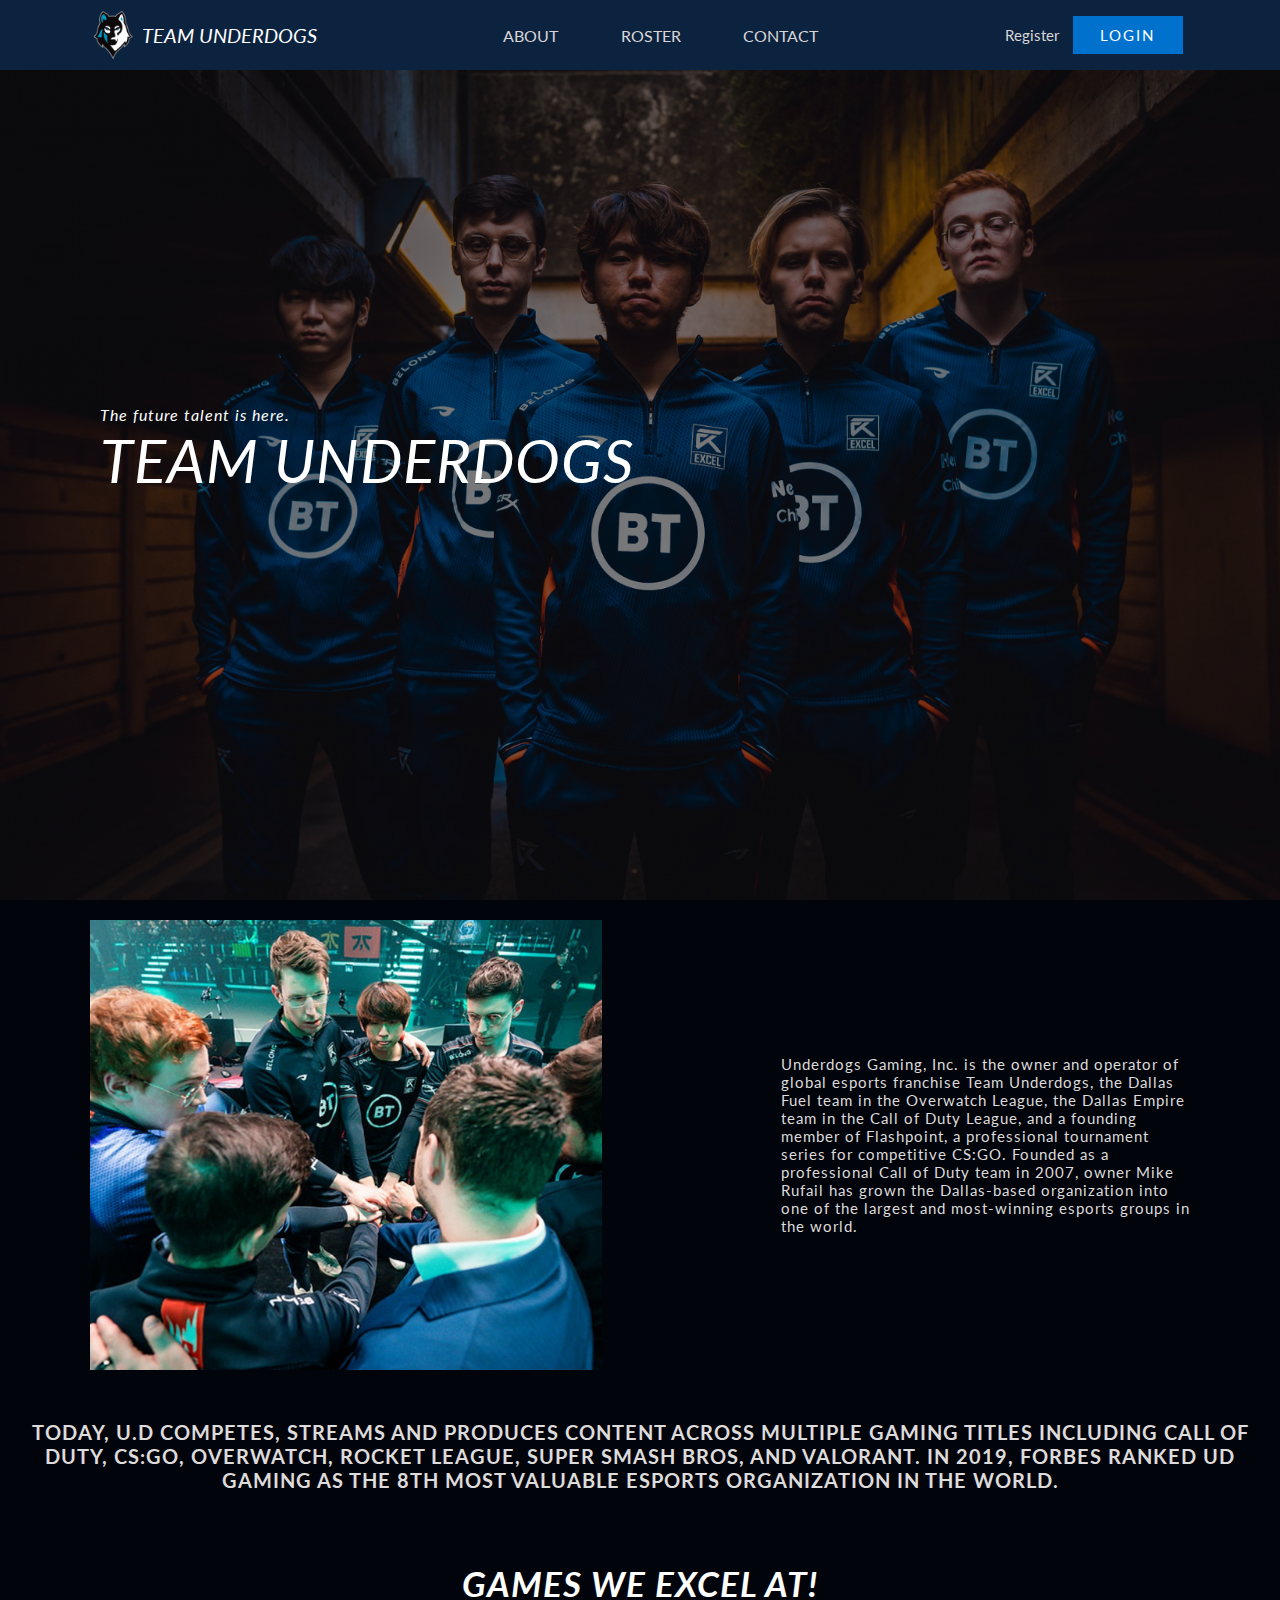
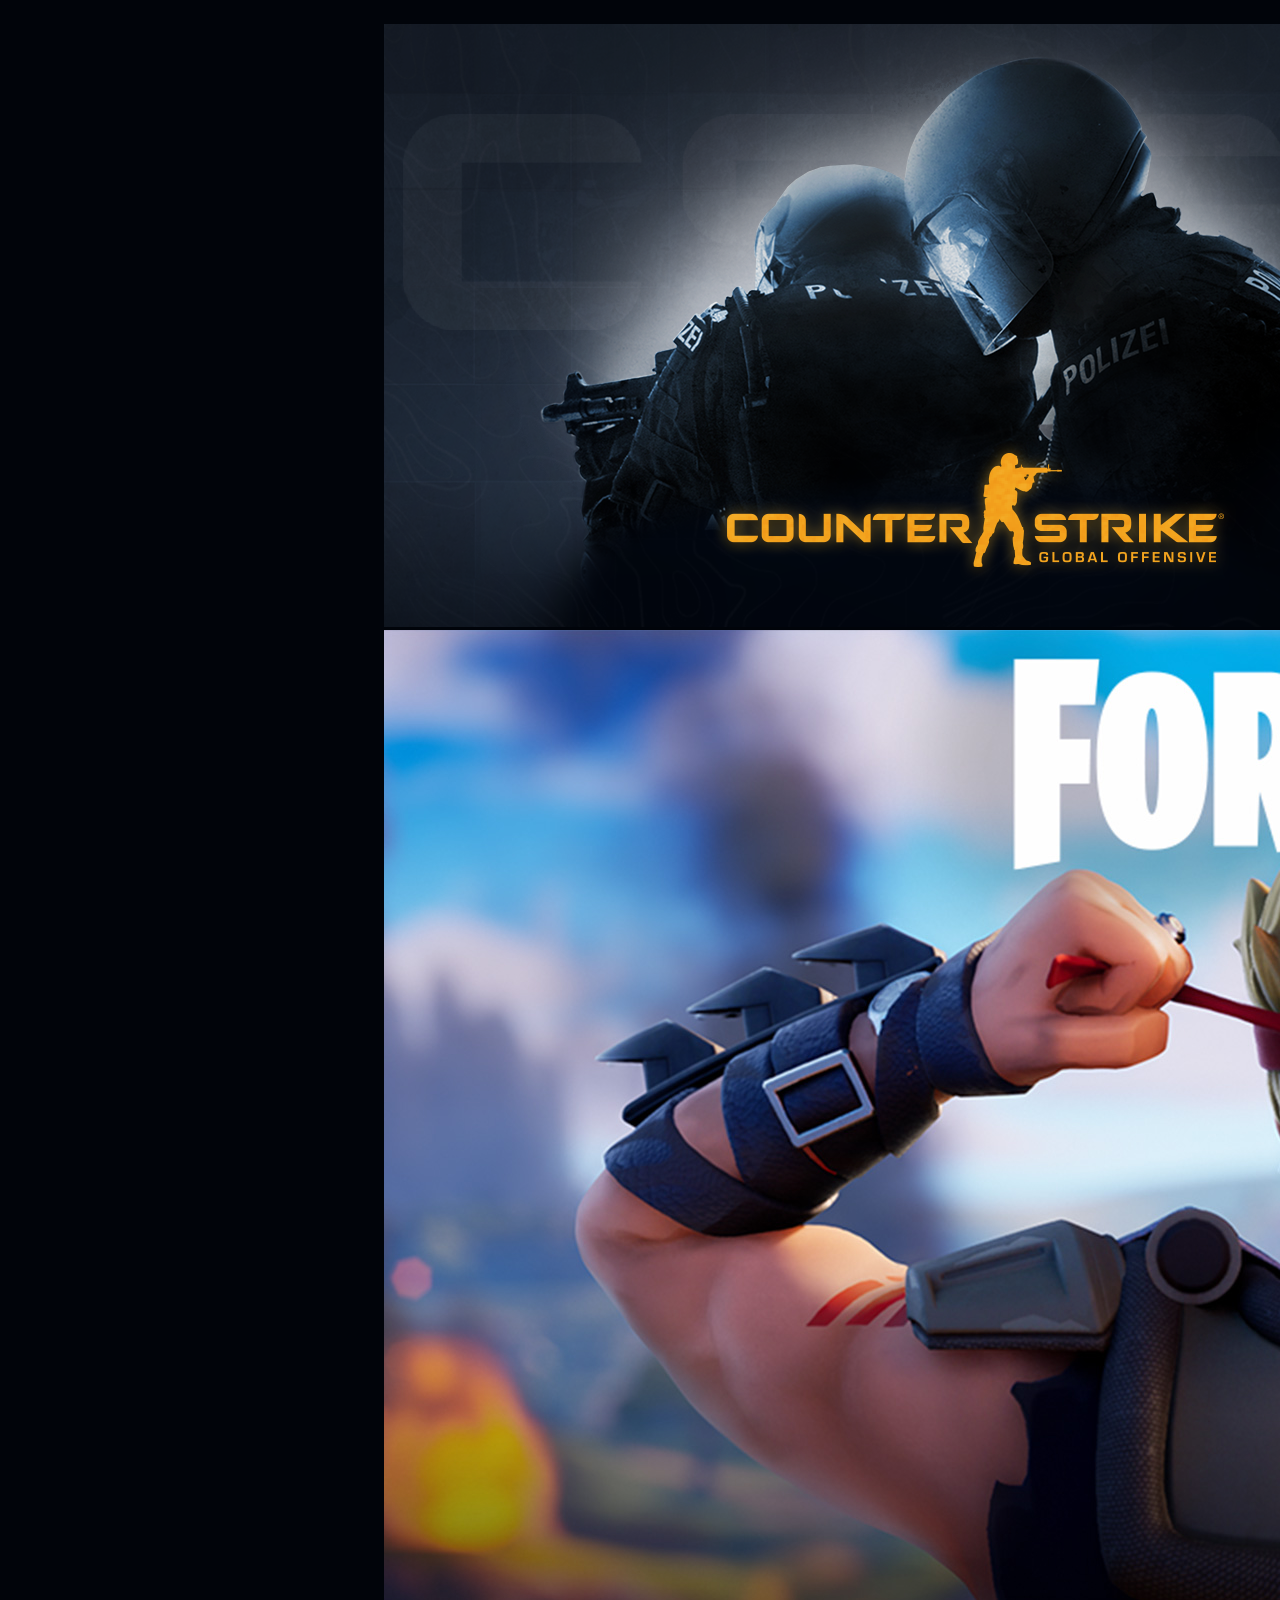
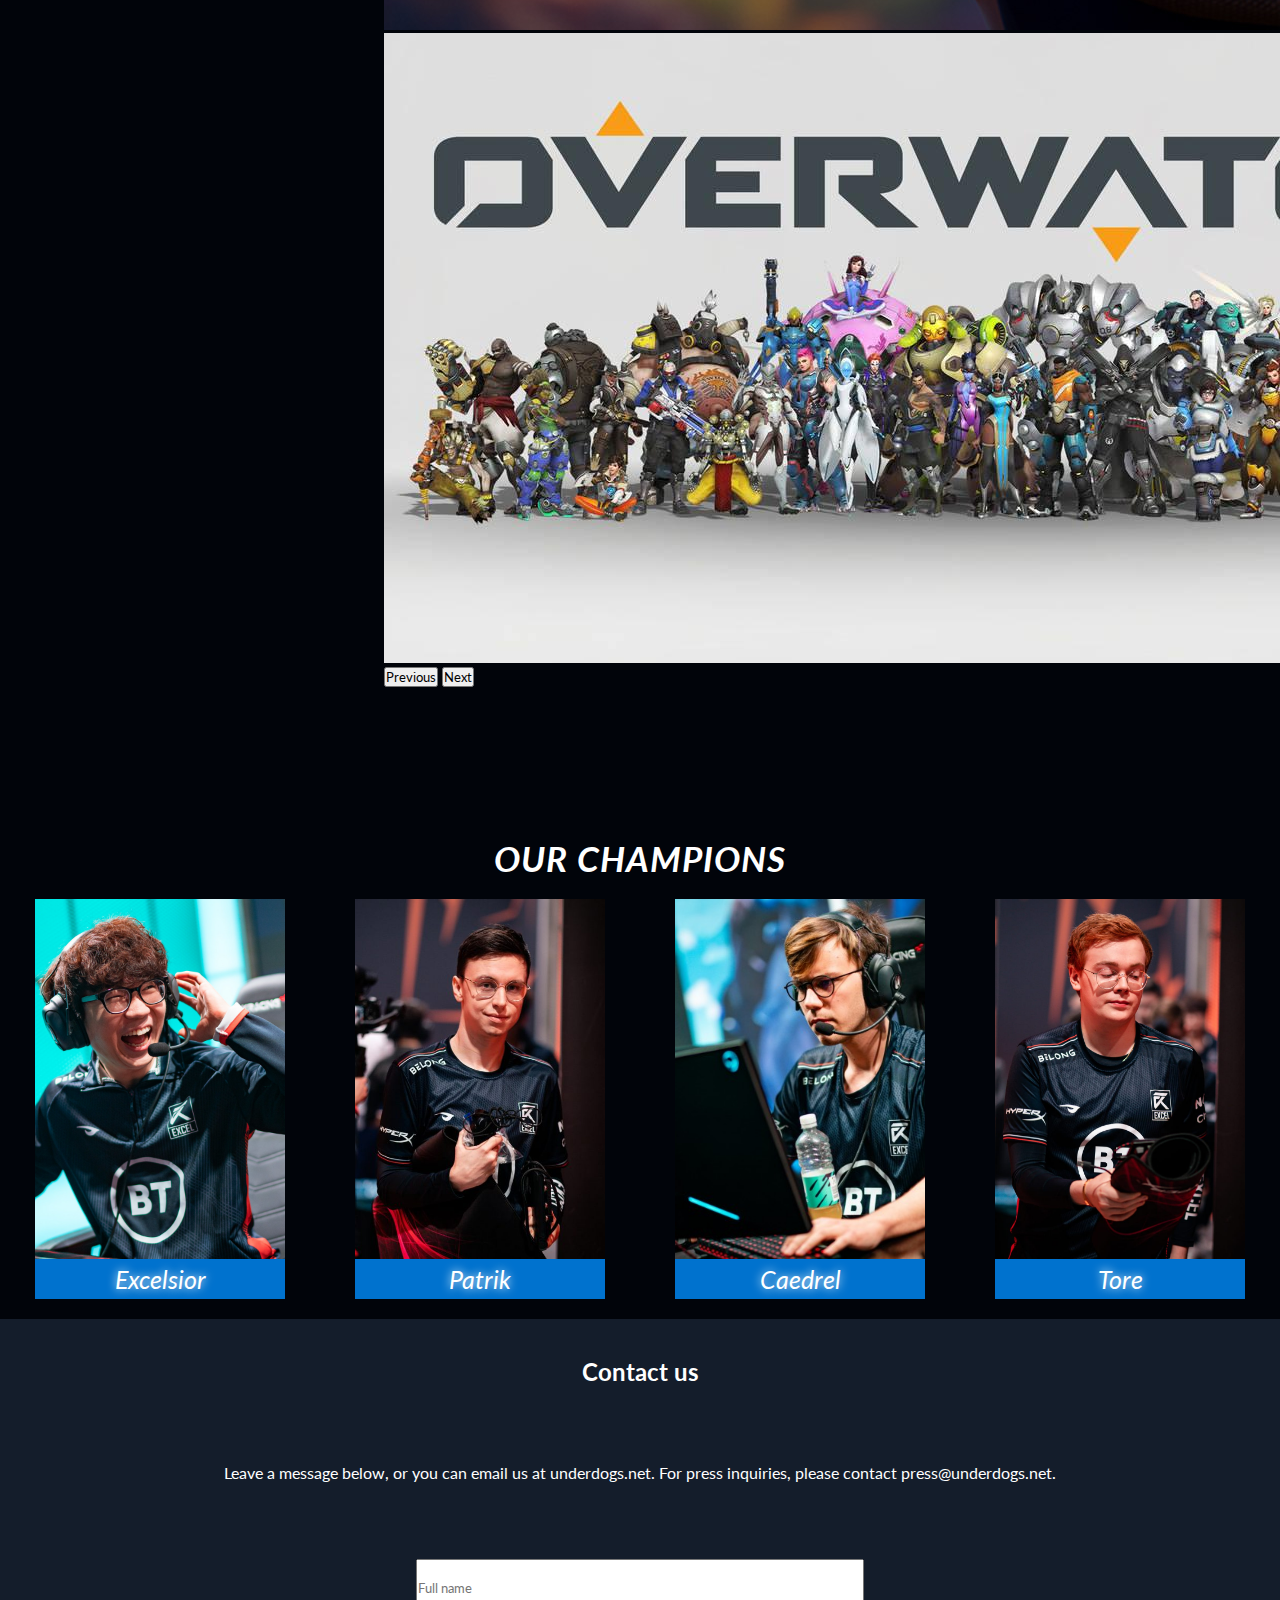
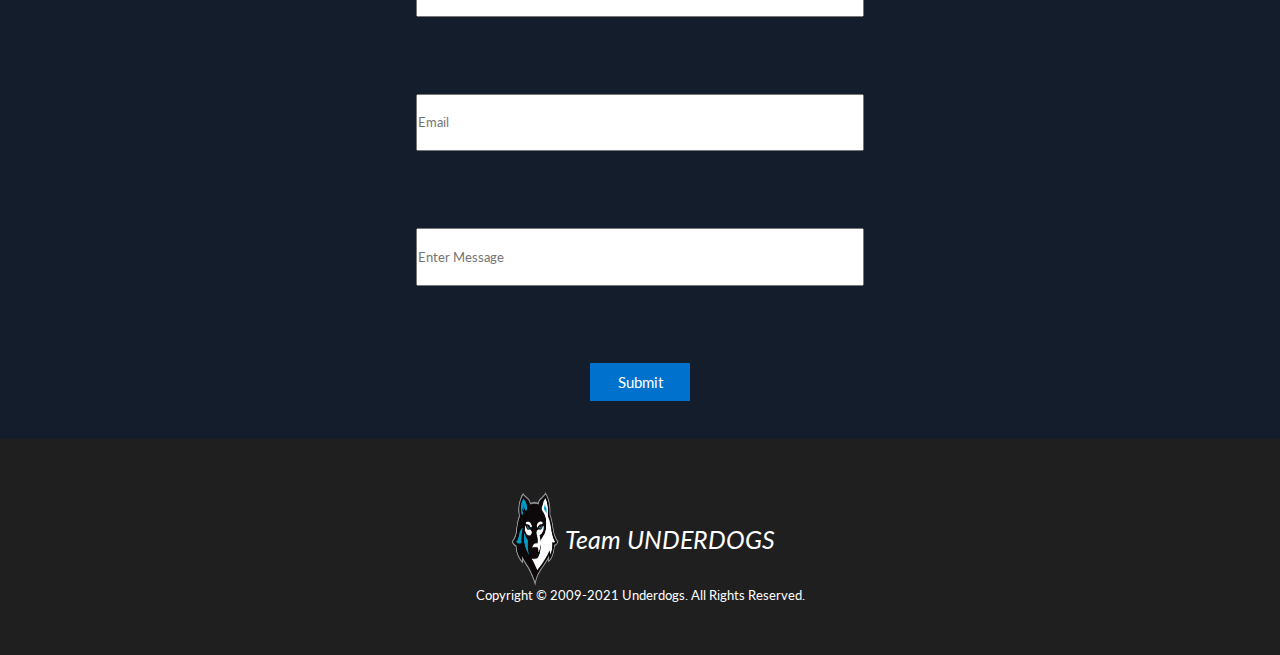
<file: index.html>
<!DOCTYPE html>
<html>
  <head>
    <meta charset='utf-8'>
    <meta http-equiv='X-UA-Compatible' content='IE=edge'>
    <title>Underdogs official site</title>
    <meta name='viewport' content='width=device-width, initial-scale=1'>
    <link href="https://cdn.jsdelivr.net/npm/bootstrap@5.0.1/dist/css/bootstrap.min.css" rel="stylesheet" integrity="sha384-+0n0xVW2eSR5OomGNYDnhzAbDsOXxcvSN1TPprVMTNDbiYZCxYbOOl7+AMvyTG2x" crossorigin="anonymous">
    <link rel='stylesheet' type='text/css' media='screen' href='./index.css'>
    <link href="https://fonts.googleapis.com/icon?family=Material+Icons" rel="stylesheet">
    <link rel="preconnect" href="https://fonts.gstatic.com">
    <link href="http://fonts.googleapis.com/css?family=Lato:400,900italic,700italic&display=swap" rel="stylesheet">
  </head>
  <body>
    <div class='contenedor'>
      <div class='navbar'>
        <div class='logo'>
          <img src="./img/logo.png" alt="logo-de-equipo">
          <a href='#home'>TEAM UNDERDOGS</a>
        </div>
        <button class='hamburger' id='hamburger'>
          <span class="menuIcon material-icons">
            menu
          </span>           
        </button>
        <div class='elementos-nav'>
          <a href="#about">About</a>
          <a href="#roster">Roster</a>
          <a href="#contact">Contact</a>
        </div>
        <div class='registro'>
          <a href="./register.html">Register</a>
          <a href="./login.html">
            <button>Login</button>
          </a>
      </div>
      </div>
      <ul class="hamburger-menu">
        <li><a class="menuLink" href="#home">Home</a></li>
        <li><a class="menuLink" href="#about">About</a></li>
        <li><a class="menuLink" href="#roster">Roster</a></li>
        <li><a class="menuLink" href="#contact">Contact</a></li>
        <li><a class="menuLink" href="./register.html">Register</a></li>
        <li><a class="menuLink" href="./login.html">Login</a></li>
        <button class='hamburger' id='ham'>
          <span class="menuIcon material-icons">
            menu
          </span>           
        </button>
      </ul>
      <div class='portada' id='home'>
        <p class='parrafo-titulo'>The future talent is here.</p>
        <p class='portada-titulo'>TEAM UNDERDOGS</p>
      </div>
      <div class='sombra'></div>
      <div class='seccion-about' id='about'>
        <div class='imagen-about'></div>
        <p>Underdogs Gaming, Inc. is the owner and operator of global esports franchise Team Underdogs, the Dallas Fuel team in the Overwatch League, the Dallas Empire team in the Call of Duty League, and a founding member of Flashpoint, a professional tournament series for competitive CS:GO. Founded as a professional Call of Duty team in 2007, owner Mike Rufail has grown the Dallas-based organization into one of the largest and most-winning esports groups in the world.</p>
        <h2>TODAY, U.D COMPETES, STREAMS AND PRODUCES CONTENT ACROSS MULTIPLE GAMING TITLES INCLUDING CALL OF DUTY, CS:GO, OVERWATCH, ROCKET LEAGUE, SUPER SMASH BROS, AND VALORANT. IN 2019, FORBES RANKED UD GAMING AS THE 8TH MOST VALUABLE ESPORTS ORGANIZATION IN THE WORLD.</p>
      </div>
      <div class='seccion-roster'>
        <h2>Games we excel at!</h2>
        <div class='container-carusel'>
          <div id="carouselExampleControls" class="carousel slide" data-bs-ride="carousel">
            <div class="carousel-inner">
              <div class="carousel-item active">
                <img src="./img/slide-1.png" class="d-block w-100" alt="...">
              </div>
              <div class="carousel-item">
                <img src="./img/slide-2.jpg" class="d-block w-100" alt="...">
              </div>
              <div class="carousel-item">
                <img src="./img/slide-3.jpg" class="d-block w-100" alt="...">
              </div>
            </div>
            <button class="carousel-control-prev" type="button" data-bs-target="#carouselExampleControls" data-bs-slide="prev">
              <span class="carousel-control-prev-icon" aria-hidden="true"></span>
              <span class="visually-hidden">Previous</span>
            </button>
            <button class="carousel-control-next" type="button" data-bs-target="#carouselExampleControls" data-bs-slide="next">
              <span class="carousel-control-next-icon" aria-hidden="true"></span>
              <span class="visually-hidden">Next</span>
            </button>
          </div>
        </div>
        <h2>our champions</h2>
        <div class='roster-container' id='roster'>
          <div class='card'>
            <img src="./img/excelsior.jpeg" alt="">
            <div class='nombre-jugador'>
              <p>Excelsior</p>
            </div>
          </div>
          <div class='card'>
            <img src="./img/patrik.jpg" alt="">
            <div class='nombre-jugador'>
              <p>Patrik</p>
            </div>
          </div>
          <div class='card'>
            <img src="./img/caedrel.jpeg" alt="">
            <div class='nombre-jugador'>
              <p>Caedrel</p>
            </div>
          </div>
          <div class='card'>
            <img src="./img/tore.jpg" alt="">
            <div class='nombre-jugador'>
              <p>Tore</p>
            </div>
          </div>
        </div>
      </div>
      <div class='seccion-contacto' id='contact'>
        <h2>Contact us</h2>
        <p>Leave a message below, or you can email us at underdogs.net. For press inquiries, please contact press@underdogs.net.</p>
        <input type="text" placeholder="Full name" />
        <input type="text" placeholder="Email" />
        <input type="text" placeholder="Enter Message" />
        <button>Submit</button>
      </div>
      <footer>
        <div class='footer-logo'>
          <img src="./img/logo.png" alt="">
          <a href="">Team UNDERDOGS</a>
        </div>
        <p>Copyright © 2009-2021 Underdogs. All Rights Reserved.</p>
      </footer>
    </div>
    <script src="https://cdn.jsdelivr.net/npm/bootstrap@5.0.1/dist/js/bootstrap.bundle.min.js" integrity="sha384-gtEjrD/SeCtmISkJkNUaaKMoLD0//ElJ19smozuHV6z3Iehds+3Ulb9Bn9Plx0x4" crossorigin="anonymous"></script>
    <script src="main.js"></script>
  </body>
</html>
</file>
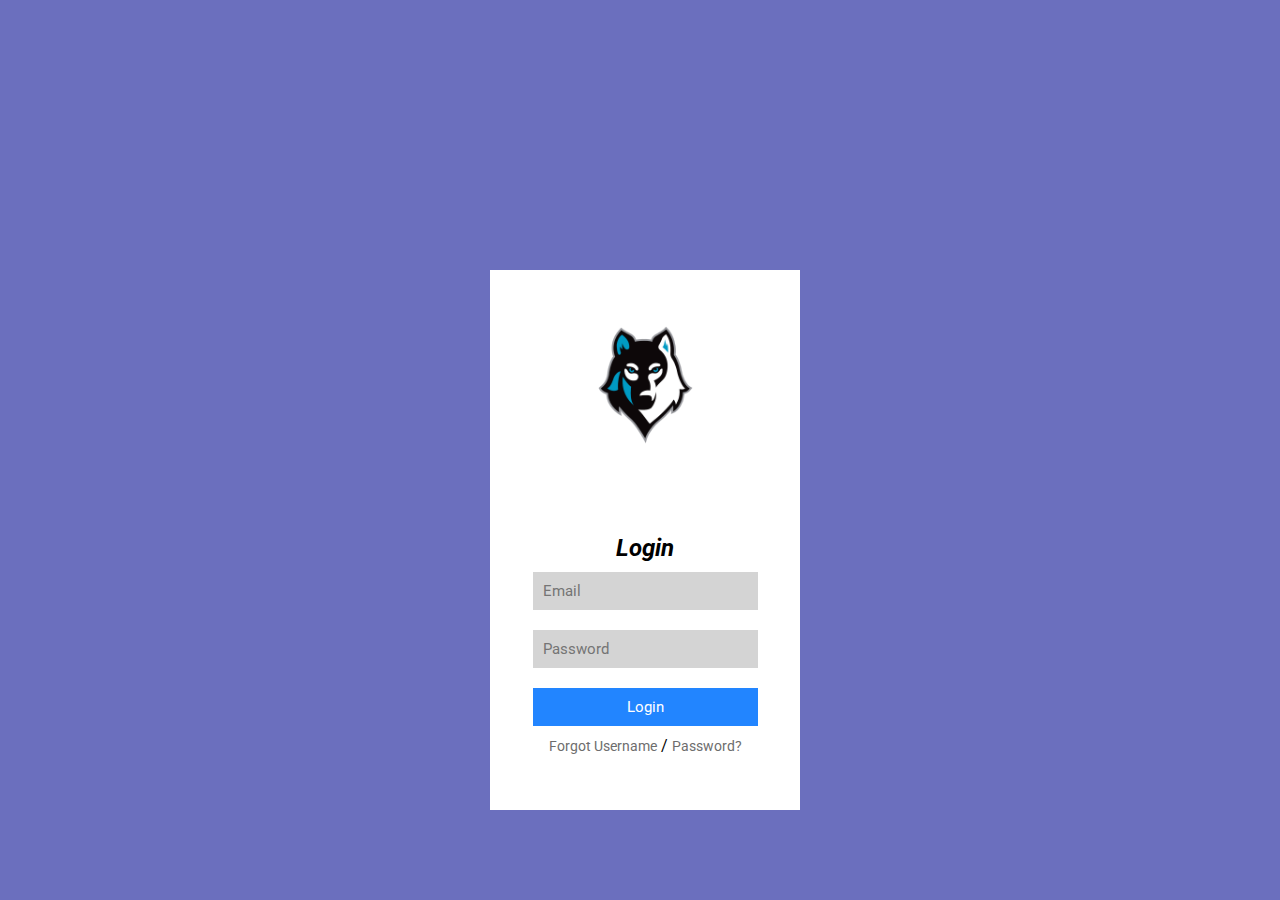
<file: login.html>
<!DOCTYPE html>
<html>
<head>
  <meta charset='utf-8'>
  <meta http-equiv='X-UA-Compatible' content='IE=edge'>
  <title>Login</title>
  <meta name='viewport' content='width=device-width, initial-scale=1'>
  <link rel="preconnect" href="https://fonts.gstatic.com">
  <link href="https://fonts.googleapis.com/css2?family=Roboto:ital,wght@0,300;1,400&display=swap" rel="stylesheet">
  <link rel='stylesheet' type='text/css' media='screen' href='main.css'>
</head>
<body>
  <div class='container'>
    <div class='background'></div>
    <div class='card'>
      <div class='logo'></div>
      <div class='login-elements'>
        <h2>Login</h2>
        <input type="text" placeholder="Email" />
        <input type="password" placeholder="Password" />
        <button>Login</button>
        <div class='user-pass'>
          <a href="">Forgot Username</a>
          <span> / </span>
          <a href="">Password?</a>
        </div>
      </div>
    </div>
    <div class='filtro'></div>
  </div>
</body>
</html>
</file>
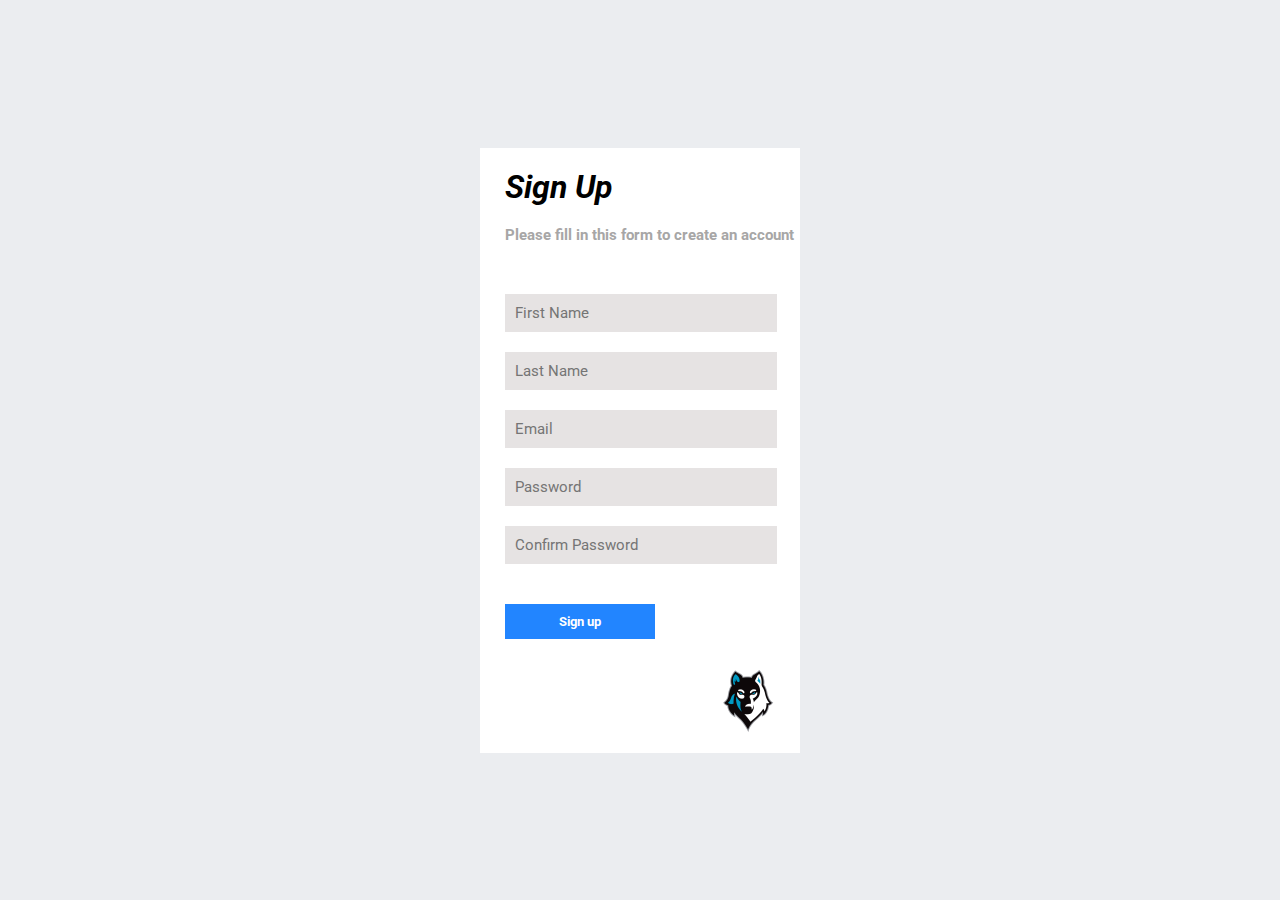
<file: register.html>
<!DOCTYPE html>
<html>
<head>
  <meta charset='utf-8'>
  <meta http-equiv='X-UA-Compatible' content='IE=edge'>
  <title>Underdogs Official site</title>
  <meta name='viewport' content='width=device-width, initial-scale=1'>
  <link rel="preconnect" href="https://fonts.gstatic.com">
  <link href="https://fonts.googleapis.com/css2?family=Roboto:ital,wght@0,300;1,400&display=swap" rel="stylesheet">
  <link rel='stylesheet' type='text/css' media='screen' href='main2.css'>
</head>
<body>
  <div class='container'>
    <div class='card'>
      <h1>Sign Up</h1>
      <h2>Please fill in this form to create an account</h2>
      <input type="text" placeholder="First Name" />
      <input type="text" placeholder='Last Name'/>
      <input type="text" placeholder="Email" />
      <input type="password" placeholder="Password" />
      <input type="password" placeholder="Confirm Password" />
      <button>Sign up</button>
      <div class='logo'>
        <img src="./img/logo.png" alt="">
      </div>
    </div>
  </div>
</body>
</html>
</file>
<file: index.css>
* {
  margin: 0;
  padding: 0;
  box-sizing: border-box;
  font-family: 'Lato', sans-serif;
}

.contenedor {
  display: flex;
  flex-direction: row;
  flex-wrap: wrap;
  width: 100%;
  height: 100%;
}

.navbar {
  width: 100%;
  background-color: #0c2340;
  padding: 10px;
  display: flex;
  align-items: center;
  justify-content: space-around;
  position: fixed;
  z-index: 2;
}

.navbar .logo a {
  line-height: 50px;
  text-decoration: none;
  color: #fff;
  font-size: 20px;
  font-style: italic;
}

.logo img {
  vertical-align: top;
  width: 50px;
}

.elementos-nav {
  width: 30%;
  display: flex;
  align-items: center;
}

.navbar .elementos-nav a {
  padding: 10px;
  text-decoration: none;
  color: rgb(218, 214, 214);
  text-align: center;
  flex-grow: 1;
  text-transform: uppercase;
}

.navbar .elementos-nav a:hover {
  color: rgb(34, 133, 255)
}

.registro a {
  text-decoration: none;
  color: rgb(218, 214, 214);
  font-size: 15px;
  margin-right: 10px;
}

.registro a:hover {
  color: rgb(34, 133, 255);
}

.registro button {
  background-color: #0072CE;
  border: none;
  padding: 10px;
  font-size: 15px;
  color: #fff;
  width: 110px;
  text-transform: uppercase;
  letter-spacing: 2px;
  cursor: pointer;
}

.portada {
  display: flex;
  flex-direction: column;
  justify-content: center;
  height: 100vh;
  background-image: url('./img/portada.png');
  width: 100%;
  background-size: cover;
  background-position: center center;
  background-repeat: no-repeat;
  color: #fff;
}

.portada p {
  margin-left: 100px;
  letter-spacing: 1px;
  z-index: 1;
  font-style: italic;
}

.portada-titulo {
  font-size: 60px;
  font-style: italic;
  font-weight: 900px;
}

.sombra {
  width: 100%;
  height: 100vh;
  background-color: rgba(0, 0, 0, 0.5);
  position: absolute;
}

.seccion-about {
  width: 100%;
  background-color: rgb(1, 4, 10);
  display: flex;
  flex-flow: row wrap;
  justify-content: space-around;
  align-items: center;
}

.seccion-about p {
  color: rgb(221, 219, 219);
  width: 30em;
  padding: 20px;
  letter-spacing: 1px;
  text-align: start;
  font-size: 15px;
}

.seccion-about h2 {
  color: rgb(221, 219, 219);
  padding: 30px;
  letter-spacing: 1px;
  text-align: center;
  font-size: 20px;
  letter-spacing: 1px;
}

.imagen-about {
  background-image: url('./img/about-img.jpg');
  width: 40%;
  height: 50vh;
  background-size: cover;
  background-position: center;
  background-repeat: no-repeat;
  margin: 20px;
  min-width: 200px;
}

.seccion-roster {
  width: 100%;
  display: flex;
  flex-direction: column;
  justify-content: center;
  align-items: center;
  background-color: rgb(1, 4, 10);
}

.seccion-roster h2 {
  letter-spacing: 1px;
  color: #fff;
  text-transform: uppercase;
  font-size: 35px;
  font-style: italic;
  font-weight: 700px;
}

.container-carusel {
  width: 40%;
  margin-top: 20px;
  margin-bottom: 150px;
  min-width: 300px;
}

.roster-container {
  width: 100%;
  display: flex;
  flex-flow: row wrap;
  justify-content: space-around;
  align-items: center;
}

.card {
  width: 250px;
  height: 400px;
  display: flex;
  flex-direction: column;
  align-items: center;
  border: none;
  margin: 20px;
  transition: 0.2s ease-in-out;
}

.card:hover {
  transform: scale(1.1);
}

.card img {
  width: 100%;
  height: 95%;
  object-fit: cover;
}

.nombre-jugador {
  width: 100%;
  display: flex;
  justify-content: center;
  background-color: #0072CE;
}

.card p {
  font-size: 25px;
  margin: 0;
  padding: 5px;
  color: #fff;
  text-shadow: 0 0 10px #FFFFFF;
  font-style: italic;
}

.seccion-contacto {
  width: 100%;
  display: flex;
  flex-direction: column;
  align-items: center;
  justify-content: space-around;
  background-color: rgb(20, 29, 43);
  height: 80vh;
  color: #fff;
}

input {
  width: 35%;
  height: 8%;
  min-width: 250px;
}

.seccion-contacto button {
  padding: 10px;
  background-color: #0072CE;
  border: none;
  color: #fff;
  width: 100px;
  font-size: 15px;
}

footer {
  width: 100%;
  display: flex;
  flex-direction: column;
  justify-content: center;
  align-items: center;
  height: 24vh;
  background-color: rgb(32, 31, 31);
}

.footer-logo {
  display: flex;
  justify-content: center;
}

.footer-logo img {
  width: 10%;
  vertical-align: top;
  min-width: 60px;
}

.footer-logo a {
  line-height: 96px;
  text-decoration: none;
  color: #fff;
  font-size: 25px;
  font-style: italic;
}

footer p {
  color: #fff;
  font-size: 13px;
}

.hamburger {
  position: fixed;
  top: 1.3rem;
  right: 1rem;
  z-index: 5;
  display: none;
  border: none;
  background: transparent;
  color: white;
}

.hamburger-menu {
  display: flex;
  flex-direction: column;
  justify-content: center;
  position: fixed;
  top: 0;
  left: 0;
  right: 0;
  bottom: 0;
  width: 100%;
  height: 100%;
  background: rgb(29, 29, 29);
  transform: translateY(-100%);
  transition: transform 0.2s;
  list-style: none;
  padding-top: 4rem;
  z-index: 2;
  text-align: center;
}

.menuLink {
  display: inline;
  font-size: 2rem;
  color: white;
  text-decoration: none;
  font-style: italic;
}

.show-menu {
  transform: translateY(0);
}

@media screen and (max-width: 970px) {
  .hamburger {
    display: flex;
  }
  
  .elementos-nav, .registro {
    display: none;
  }

  .navbar {
    justify-content: space-between;
  }

}

@media screen and (max-width: 700px) and (min-width: 425px) {
  .portada-titulo {
    font-size: 35px;
  }

  .portada p {
    margin-left: 20px;
  }

  .seccion-about h2 {
    padding: 20px; 
    font-size: 15px;
  }

  .seccion-about p {
    width: 25em;
    padding: 10px;
    font-size: 10px;
  }

  .seccion-roster h2 {
    font-size: 30px;
  }

  .seccion-contacto p {
    font-size: 12px;
    padding: 10px;
  }

  .hamburger {
    top: 1.3rem;
  }

  .footer-logo a {
    font-size: 20px;
  }

  .menuLink {
    font-size: 1.5rem;
  }
}

@media screen and (max-width: 425px) {
  .portada-titulo {
    font-size: 25px;
  }

  .portada p {
    margin-left: 20px;
  }

  .seccion-about h2 {
    padding: 20px; 
    font-size: 15px;
  }

  .seccion-about p {
    width: 25em;
    padding: 10px;
    font-size: 10px;
  }

  .navbar .logo a {
    font-size: 15px;
  }

  .seccion-about h2 {
    padding: 20px; 
    font-size: 10px;
  }

  .seccion-roster h2 {
    font-size: 25px;
  }

  .seccion-contacto p {
    font-size: 12px;
    padding: 5px;
  }

  .footer-logo a {
    font-size: 15px;
  }

  footer p {
    font-size: 9px;
  }

  .menuLink {
    font-size: 1.5rem;
  }

  .parrafo-titulo {
    font-size: 10px;
  }
}
</file>
<file: main.css>
* {
  margin: 0;
  padding: 0;
  box-sizing: border-box;
  font-family: 'Roboto', sans-serif;
}

.container {
  display: flex;
  width: 100%;
  height: 100vh;
}

.background {
  background-image: url('https://pbs.twimg.com/media/Dy0ZlV5WkAIu_-3.jpg');
  background-repeat: no-repeat;
  background-position: center center;
  background-size: cover;
  width: 100%;
  filter: blur(5px);
  display: flex;
  justify-content: center;
  align-items: center;
}

.filtro {
  width: 100%;
  height: 100vh;
  background-color: rgba(8 15 147 / 60%);
  position: absolute;
}

.card {
  width: 20%;
  height: 60%;
  background-color: #fff;
  position: absolute;
  top: 50%;
  left: 50%;
  margin-top: -180px; 
  margin-left: -150px;
  z-index: 1;
  display: flex;
  flex-direction: column;
  align-items: center;
  justify-content: space-around;
  min-width: 310px;
}

.logo {
  background-image: url('./img/logo.png');
  width: 120px;
  height: 120px;
  background-position: center center;
  background-size: cover;
  background-repeat: no-repeat;
  margin-top: 20px;
}

.login-elements {
  display: flex;
  flex-direction: column;
  align-items: center;
  margin: 20px;
}

.login-elements input {
  width: 225px;
  margin: 10px;
  background-color: rgb(212, 212, 212);
  border: none;
  padding: 10px;
  color: rgb(24, 24, 24);
  font-size: 15px;
}

input:focus {
  outline: none;
}

.login-elements h2 {
  font-style: italic;
}

.login-elements button {
  border: none;
  background: none;
  padding: 10px;
  background-color: rgb(34, 133, 255);
  width: 225px;
  color: #fff;
  cursor: pointer;
  margin: 10px;
  font-size: 15px;
}

.user-pass a {
  text-decoration: none;
  color: rgb(109, 109, 109);
  font-size: 14px;
}

.user-pass a:hover {
  border-bottom: 2px solid rgb(34, 133, 255);
}
</file>
<file: main2.css>
* {
  padding: 0;
  margin: 0;
  box-sizing: border-box;
  font-family: 'Roboto', sans-serif;
}

.container {
  width: 100%;
  display: flex;
  justify-content: center;
  align-items: center;
  height: 100vh;
  background-color: #ebedf0;
}

.card {
  background-color: #fff;
  display: flex;
  flex-direction: column;
  width: 25%;
  align-items: flex-start;
  min-width: 300px;
}

h1 {
  font-style: italic;
  padding: 20px 25px;
}

h2 {
  font-size: 15px;
  padding: 0 0 40px 25px;
  color: rgb(167, 166, 166);
}

input {
  margin: 10px 25px;
  background-color: rgb(230, 227, 227);
  border: none;
  padding: 10px;
  color: rgb(24, 24, 24);
  font-size: 15px;
  width: 85%;
}

input:focus {
  outline: none;
}

button {
  margin: 30px 25px;
  border: none;
  background-color: rgb(34, 133, 255);
  padding: 10px;
  cursor: pointer;
  color: #fff;
  width: 150px;
  font-weight: bold;
}

.logo {
  display: flex;
  justify-content: flex-end;
  width: 100%;
  height: 20%;
}
.logo img {
  width: 20%;
  margin: 0 20px 20px 0;
}
</file>
